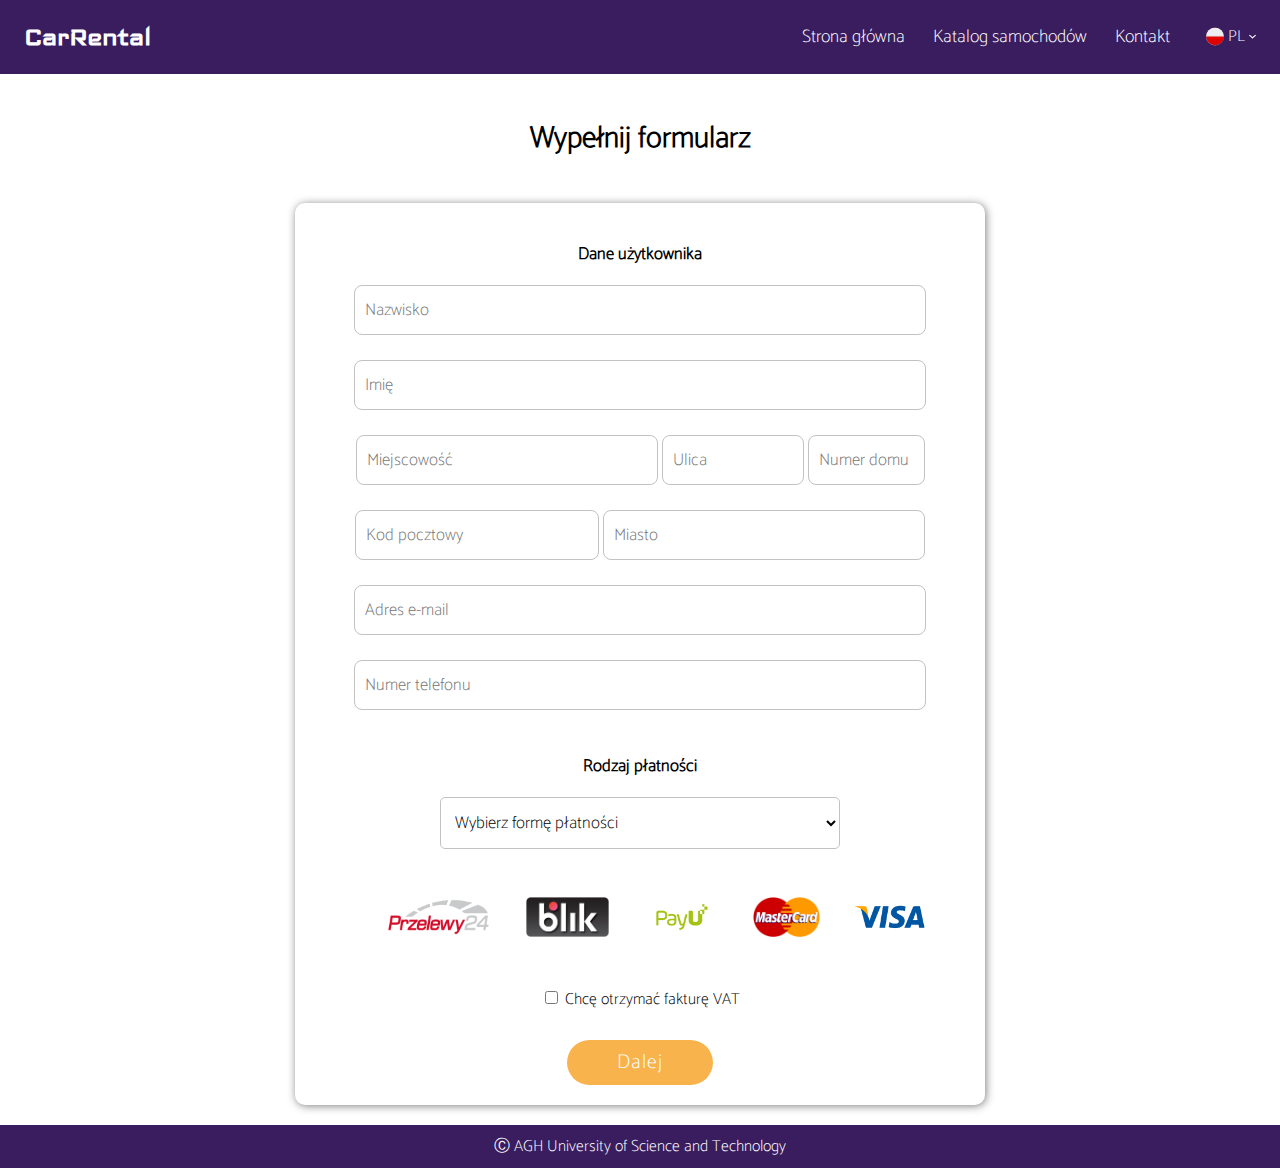
<file: formularz.html>
<!doctype html>
<html lang="pl">
  <head>
    <title>Formularz kontaktowy</title>
    <meta charset="utf-8" />
	<link rel="stylesheet" href="./css/formularz.css" />
	<link href="./css/style.css" rel="stylesheet" />
  </head>
<body>
  <header>
        <a href="./index.html"><h1 class="logo">CarRental</h1></a>
        
        <nav>
            <a href="./index.html">Strona główna</a>
            <a>Katalog samochodów</a>
            <a>Kontakt</a>
        </nav>
        <div class="language">
            <img src="./img/pl.svg" alt="PL">
            <p>PL</p>
            <img src="./img/dropdown-arrow.svg" alt="dropdown">
        </div>
   </header> 
    <div class="center">
	<h2 style="margin: 0;display: inline-block;">Wypełnij formularz</h2>
    </div>
    <div class="formularz">
	    <h3 class="h3"> Dane użytkownika </h3>
        <input name="Nazwisko" id="nazwisko" placeholder="Nazwisko">
        <input name="Imie" id="imie" placeholder="Imię">
		<input name="Miejscowosc" id="miejscowosc" placeholder="Miejscowość">
		<input name="Ulica" id="ulica" placeholder="Ulica">
		<input name="Dom" id="numerdomu" placeholder="Numer domu">			
		<input name="Kod" id="kodpocztowy" placeholder="Kod pocztowy">
		<input name="Miasto" id="miasto" placeholder="Miasto">
	    <input name="Email" type="email" id="email" placeholder="Adres e-mail">	
		<input name="Telefon" id="telefon" placeholder="Numer telefonu">
        <h3 class="h3"> Rodzaj płatności </h3>
		<select id="platnosc" name="Platnosc" placeholder="Wybierz formę płatności">
		     <option>Wybierz formę płatności</option>
			 <option value="A">Gotówka</option>
			 <option value="B">Płatność internetowa</option>
		</select>
		</br>
		<image name="Przelewy24" type="image" src="./img/przelewy24.png" class="button-add" />
		<image name="Blik" type="image" src="./img/blik.jpg" class="button-add" />
		<image name="PayU" type="image" src="./img/payu.png" class="button-add" />
		<image name="MasterCard" type="image" src="./img/master_card.png" class="button-add" />
		<image name="Visa" type="image" src="./img/visa.png" class="button-add" />
		</br>
		<div><input name="VAT" type="checkbox"> Chcę otrzymać fakturę VAT</div>
		</br>
		<div style="text-align: center;">
		 <a href="summary.html">
		  <button  class="next">Dalej</button>
		 </a>
		</div>	
    </div>
  <footer>
     <p>Ⓒ AGH University of Science and Technology</p>
  </footer>
</body>
</html>
</file>
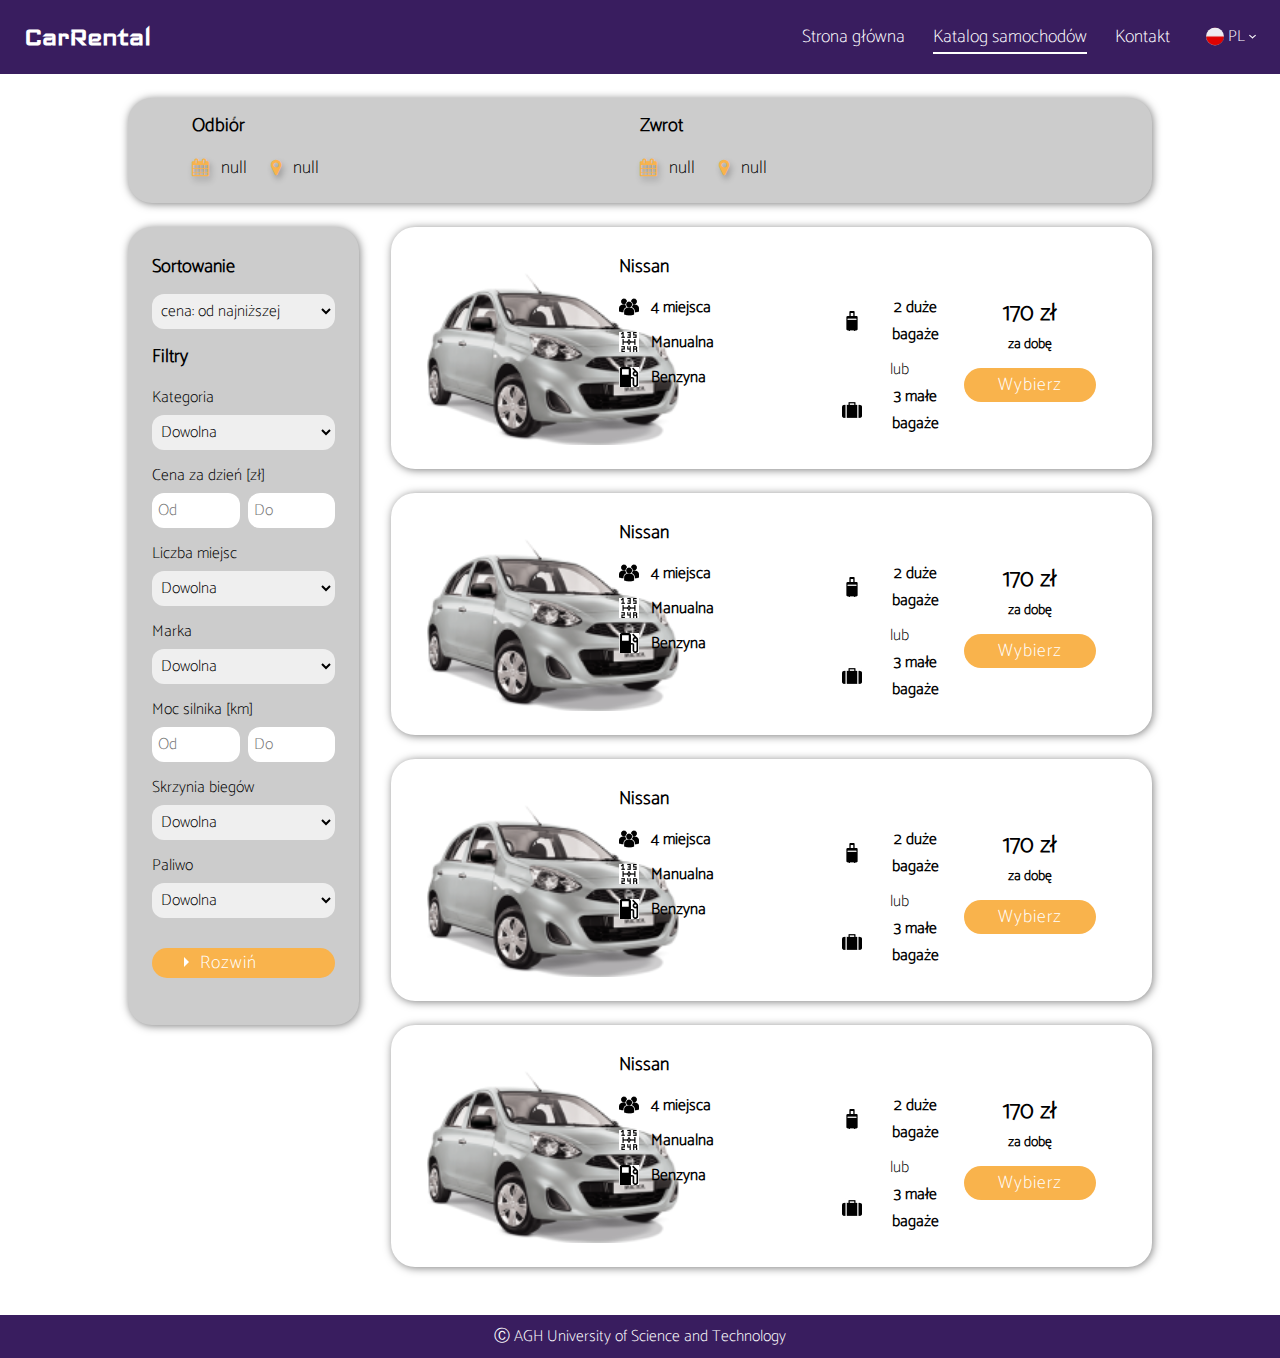
<file: list-of-cars.html>
<html lang="pl">
<head>
	<meta charset="UTF-8">
	<meta http-equiv="X-UA-Compatible" content="IE=edge">
	<meta name="viewport" content="width=device-width, initial-scale=1.0">
	<title>Car rental</title>
	<link rel="stylesheet" href="https://maxcdn.bootstrapcdn.com/font-awesome/4.6.1/css/font-awesome.min.css">
	<link href="./css/style.css" rel="stylesheet" type="text/css">
	<link href="./css/list-of-cars.css" rel="stylesheet" type="text/css">
	<script src="https://ajax.googleapis.com/ajax/libs/jquery/3.5.1/jquery.min.js"></script>
	<script type="text/javascript" src="./js/list-of-cars.js"></script>
</head>
<body>
	<header>
		<a href="./index.html"><h1 class="logo">CarRental</h1></a>

		<nav>
			<a href="./index.html">Strona główna</a>
			<a class="current">Katalog samochodów</a>
			<a>Kontakt</a>
		</nav>
		<div class="language">
			<img src="./img/pl.svg" alt="PL">
			<p>PL</p>
			<img src="./img/dropdown-arrow.svg" alt="dropdown">
		</div>
	</header>

	<section class="query-params">
		<div class="pickup">
			<h3>Odbiór</h3>
			<div class="date-and-location">
				<div class="icon-with-text">
					<i class="fa fa-calendar icon"></i>
					<p id="date-from"></p>
				</div>
				<div class="icon-with-text">
					<i class="fa fa-map-marker icon icon-location"></i>
					<p id="location-from"></p>
				</div>
			</div>
		</div>
		<div class="return">
			<h3>Zwrot</h3>
			<div class="date-and-location">
				<div class="icon-with-text">
					<i class="fa fa-calendar icon"></i>
					<p id="date-to"></p>
				</div>
				<div class="icon-with-text">
					<i class="fa fa-map-marker icon icon-location"></i>
					<p id="location-to"></p>
				</div>
			</div>
		</div>
	</section>


	<section class="list-of-cars">
		<aside class="filters">
			<h3>Sortowanie</h3>
			<div class="filter">
				<select name="sort" id="sort">
					<option value="cena: od najniższej">cena: od najniższej</option>
					<option value="cena: od najwyższej">cena: od najwyższej</option>
					<option value="popularność: największa">popularność: największa</option>
					<option value="najnowsze">najnowsze</option>
				</select>
			</div>

			<h3>Filtry</h3>
			<div class="filter">
				<label for="category">Kategoria</label>
				<select name="category" id="category">
					<option value="Any">Dowolna</option>
					<option value="Osobowe">Osobowe</option>
					<option value="Sportowe">Sportowe</option>
					<option value="Wieloosobowe">Wieloosobowe</option>
					<option value="Terenowe">Terenowe</option>
					<option value="Dostawcze">Dostawcze</option>
				</select>
			</div>

			<div class="filter">
				<label>Cena za dzień [zł]</label>
				<div class="range">
					<input type="number" name="price-from" id="price-from" placeholder="Od">
					<input type="number" name="price-to" id="price-to" placeholder="Do">
				</div>
			</div>

			<div class="filter">
				<label for="places">Liczba miejsc</label>
				<select name="places" id="places">
					<option value="Any">Dowolna</option>
					<option value="2">2</option>
					<option value="4">4</option>
					<option value="5">5</option>
					<option value="7">7</option>
					<option value="9">9</option>
				</select>
			</div>

			<div class="filter">
				<label for="brand">Marka</label>
				<select name="brand" id="brand">
					<option value="Any">Dowolna</option>
					<option value="Audi">Audi</option>
					<option value="BMW">BMW</option>
					<option value="Ford">Ford</option>
					<option value="Honda">Honda</option>
					<option value="Jeep">Jeep</option>
					<option value="Kia">Kia</option>
					<option value="Mazda">Mazda</option>
					<option value="Mercedes">Mercedes</option>
					<option value="Mini">Mini</option>
					<option value="Nissan">Nissan</option>
					<option value="Porshe">Porshe</option>
					<option value="Subaru">Subaru</option>
					<option value="Toyota">Toyota</option>
					<option value="Volkswagen">Volkswagen</option>
					<option value="Volvo">Volvo</option>
					<option value="Other">Inna</option>
				</select>
			</div>

			<div class="filter">
				<label>Moc silnika [km]</label>
				<div class="range">
					<input type="number" name="engine-power-from" id="engine-power-from" placeholder="Od">
					<input type="number" name="engine-power-to" id="engine-power-to" placeholder="Do">
				</div>
			</div>

			<div class="filter">
				<label for="gearbox">Skrzynia biegów</label>
				<select name="gearbox" id="gearbox">
					<option value="Any">Dowolna</option>
					<option value="Manual">Manualna</option>
					<option value="Automatic">Automatyczna</option>
				</select>
			</div>

			<div class="filter">
				<label for="gearbox">Paliwo</label>
				<select name="gearbox" id="gearbox">
					<option value="Any">Dowolna</option>
					<option value="Benzyna">Benzyna</option>
					<option value="Disel">Disel</option>
					<option value="LPG">LPG</option>
					<option value="Hybryda">Hybryda</option>
					<option value="Elektryczny">Elektryczny</option>
				</select>
			</div>

			<div class="extend">
				<div class="wrap-collabsible">
					<input id="collapsible3" class="toggle" type="checkbox"> <label for="collapsible3" class="lbl-toggle" tabindex="0">Rozwiń</label>
					<div class="collapsible-content">
						<div class="content-inner">
							<p>
								<div class="box">
									<image ntype="image" src="./img/android-auto.png" class="image" />
									<label class="text">android auto</label>
									<input class="checkbox" name="android-auto_checkbox" type="checkbox">
								</div>
							</p>
							<p>
								<div class="box">
									<image ntype="image" src="./img/rear-view-camera.jpg" class="image" />
									<label class="text">kamera cofania</label>
									<input class="checkbox" name="kamera-cofania_checkbox" type="checkbox">
								</div>
							</p>
							<p>
								<div class="box">
									<image ntype="image" src="./img/230V-socket.png" class="image" />
									<label class="text">gniazdo AC</label>
									<input class="checkbox" name="gniazdo-AC" type="checkbox">
								</div>
							</p>
							<p>
								<div class="box">
									<image ntype="image" src="./img/road-slight-curve.png" class="image" />
									<label class="text">asystent pasa ruchu</label>
									<input class="checkbox" name="asystent-pasa-ruchu_checkbox" type="checkbox">
								</div>
							</p>
							<p>
								<div class="box">
									<image ntype="image" src="./img/speaker-filled-audio-tool.png" class="image" />
									<label class="text">audio premium</label>
									<input class="checkbox" name="audio-premium_checkbox" type="checkbox">
								</div>
							</p>
							<p>
								<div class="box">
									<image ntype="image" src="./img/4x4.png" class="image" />
									<label class="text">napęd 4x4</label>
									<input class="checkbox" name="naped-4x4_checkbox" type="checkbox">
								</div>
							</p>
							<p>
								<div class="box">
									<image ntype="image" src="./img/navigation.png" class="image" />
									<label class="text">yanosik GTR</label>
									<input class="checkbox" name="yanosik-GTR_checkbox" type="checkbox">
								</div>
							</p>
							<p>
								<div class="box">
									<image ntype="image" src="./img/speedometer.png" class="image" />
									<label class="text">aktywny tempomat</label>
									<input class="checkbox" name="aktywny-tempomat" type="checkbox">
								</div>
							</p>
							<p>
								<div class="box">
									<image ntype="image" src="./img/roof.png" class="image" />
									<label class="text">panoramiczny dach</label>
									<input class="checkbox" name="panoramiczny-dach_checkbox" type="checkbox">
								</div>
							</p>
						</div>
					</div>
				</div>
			</div>
		</aside>

		<article class="list">
			<ul>
				<li>
					<div class="car">
						<div class="img-car">
							<img src="./img/nissan.png" alt="Car">
						</div>
						<div class="info">
							<h3>Nissan</h3>
							<div class="info-details">
								<div class="info-basic">
									<div class="icon-with-text">
										<img src="./img/places.jpg" alt="" class="icon">
										<p>4 miejsca</p>
									</div>
									<div class="icon-with-text">
										<img src="./img/gear.jpg" alt="" class="icon">
										<p>Manualna</p>
									</div>
									<div class="icon-with-text">
										<img src="./img/fuel.jpg" alt="" class="icon">
										<p>Benzyna</p>
									</div>
								</div>
								<div class="info-luggage">
									<div class="icon-with-text">
										<img src="./img/luggage-big.jpg" alt="" class="icon">
										<p>2 duże bagaże</p>
									</div>
									<p>lub</p>
									<div class="icon-with-text">
										<img src="./img/luggage-small.jpg" alt="" class="icon">
										<p>3 małe bagaże</p>
									</div>
								</div>
							</div>
						</div>
						<div class="price">
							<h2>170 zł</h2>
							<p>za dobę</p>
							<a href="udogodnienia.html">
								<button class="select">Wybierz</button>
							</a>
						</div>
					</div>
				</li>
				<li>
					<div class="car">
						<div class="img-car">
							<img src="./img/nissan.png" alt="Car">
						</div>
						<div class="info">
							<h3>Nissan</h3>
							<div class="info-details">
								<div class="info-basic">
									<div class="icon-with-text">
										<img src="./img/places.jpg" alt="" class="icon">
										<p>4 miejsca</p>
									</div>
									<div class="icon-with-text">
										<img src="./img/gear.jpg" alt="" class="icon">
										<p>Manualna</p>
									</div>
									<div class="icon-with-text">
										<img src="./img/fuel.jpg" alt="" class="icon">
										<p>Benzyna</p>
									</div>
								</div>
								<div class="info-luggage">
									<div class="icon-with-text">
										<img src="./img/luggage-big.jpg" alt="" class="icon">
										<p>2 duże bagaże</p>
									</div>
									<p>lub</p>
									<div class="icon-with-text">
										<img src="./img/luggage-small.jpg" alt="" class="icon">
										<p>3 małe bagaże</p>
									</div>
								</div>
							</div>
						</div>
						<div class="price">
							<h2>170 zł</h2>
							<p>za dobę</p>
							<a href="udogodnienia.html">
								<button class="select">Wybierz</button>
							</a>
						</div>
					</div>
				</li>
				<li>
					<div class="car">
						<div class="img-car">
							<img src="./img/nissan.png" alt="Car">
						</div>
						<div class="info">
							<h3>Nissan</h3>
							<div class="info-details">
								<div class="info-basic">
									<div class="icon-with-text">
										<img src="./img/places.jpg" alt="" class="icon">
										<p>4 miejsca</p>
									</div>
									<div class="icon-with-text">
										<img src="./img/gear.jpg" alt="" class="icon">
										<p>Manualna</p>
									</div>
									<div class="icon-with-text">
										<img src="./img/fuel.jpg" alt="" class="icon">
										<p>Benzyna</p>
									</div>
								</div>
								<div class="info-luggage">
									<div class="icon-with-text">
										<img src="./img/luggage-big.jpg" alt="" class="icon">
										<p>2 duże bagaże</p>
									</div>
									<p>lub</p>
									<div class="icon-with-text">
										<img src="./img/luggage-small.jpg" alt="" class="icon">
										<p>3 małe bagaże</p>
									</div>
								</div>
							</div>
						</div>
						<div class="price">
							<h2>170 zł</h2>
							<p>za dobę</p>
							<a href="udogodnienia.html">
								<button class="select">Wybierz</button>
							</a>
						</div>
					</div>
				</li>
				<li>
					<div class="car">
						<div class="img-car">
							<img src="./img/nissan.png" alt="Car">
						</div>
						<div class="info">
							<h3>Nissan</h3>
							<div class="info-details">
								<div class="info-basic">
									<div class="icon-with-text">
										<img src="./img/places.jpg" alt="" class="icon">
										<p>4 miejsca</p>
									</div>
									<div class="icon-with-text">
										<img src="./img/gear.jpg" alt="" class="icon">
										<p>Manualna</p>
									</div>
									<div class="icon-with-text">
										<img src="./img/fuel.jpg" alt="" class="icon">
										<p>Benzyna</p>
									</div>
								</div>
								<div class="info-luggage">
									<div class="icon-with-text">
										<img src="./img/luggage-big.jpg" alt="" class="icon">
										<p>2 duże bagaże</p>
									</div>
									<p>lub</p>
									<div class="icon-with-text">
										<img src="./img/luggage-small.jpg" alt="" class="icon">
										<p>3 małe bagaże</p>
									</div>
								</div>
							</div>
						</div>
						<div class="price">
							<h2>170 zł</h2>
							<p>za dobę</p>
							<a href="udogodnienia.html">
								<button class="select">Wybierz</button>
							</a>
						</div>
					</div>
				</li>
			</ul>
		</article>
	</section>

	<footer>
		<p>Ⓒ AGH University of Science and Technology</p>
	</footer>
</body>
</html>
</file>
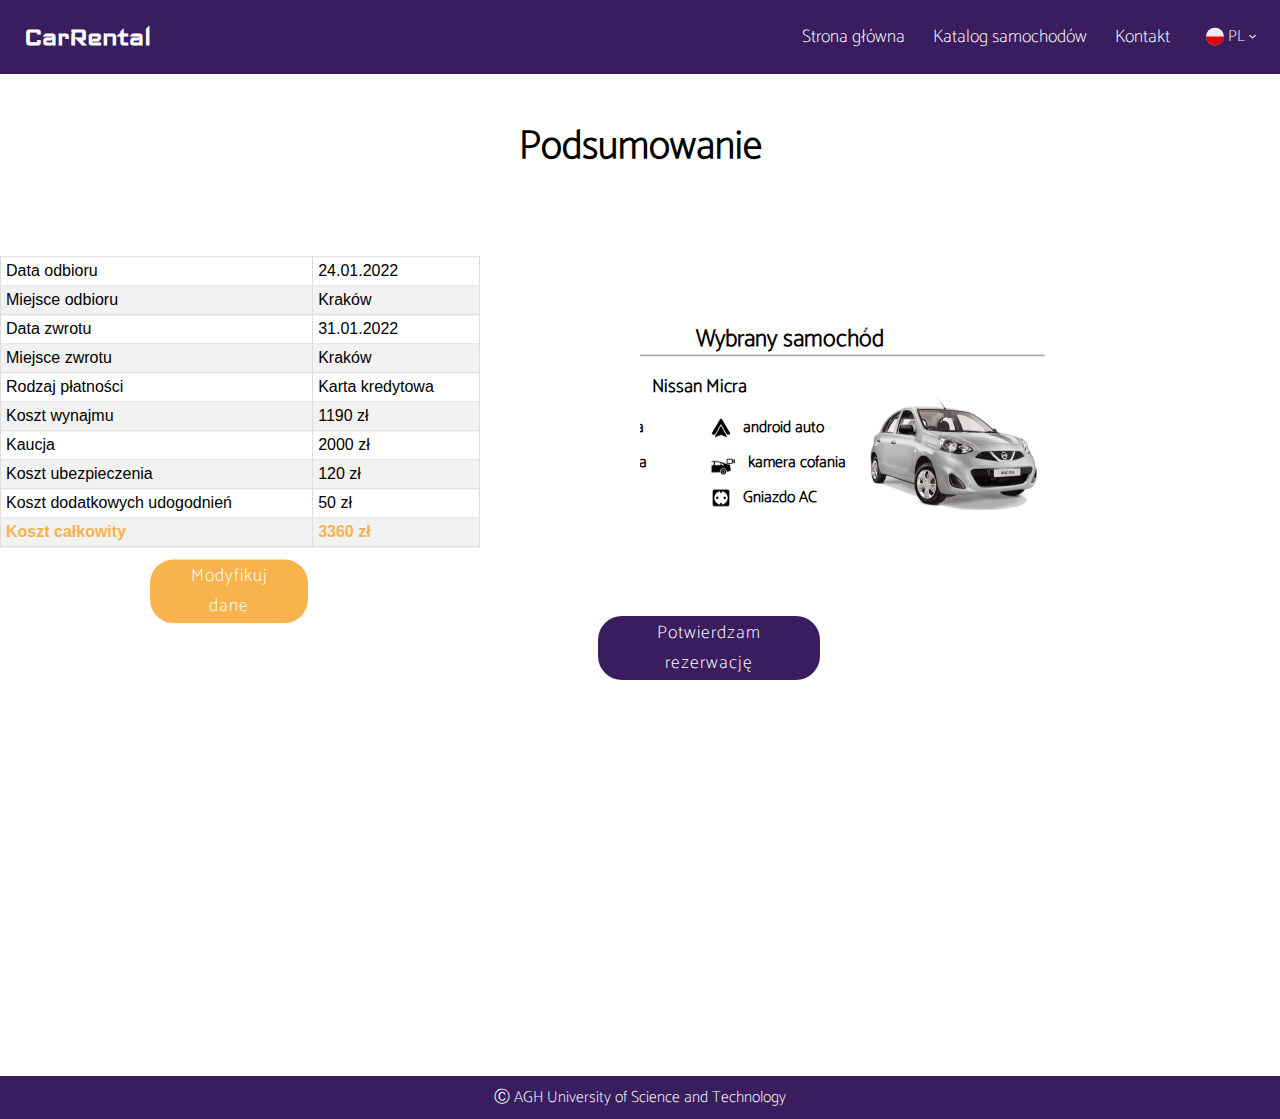
<file: summary.html>
<html lang="pl">
<head>
	<meta charset="UTF-8">
	<meta http-equiv="X-UA-Compatible" content="IE=edge">
	<meta name="viewport" content="width=device-width, initial-scale=1.0">
	<title>Car rental</title>
	<link rel="stylesheet" href="https://maxcdn.bootstrapcdn.com/font-awesome/4.6.1/css/font-awesome.min.css">
	<link href="./css/style.css" rel="stylesheet" type="text/css">
	<link href="./css/summary.css" rel="stylesheet" type="text/css">
	<script src="https://ajax.googleapis.com/ajax/libs/jquery/3.5.1/jquery.min.js"></script>
	<script type="text/javascript" src="./js/summary.js"></script>
</head>
<body>
	<header>
		<a href="./index.html"><h1 class="logo">CarRental</h1></a>

		<nav>
			<a href="./index.html">Strona główna</a>
			<a>Katalog samochodów</a>
			<a>Kontakt</a>
		</nav>
		<div class="language">
			<img src="./img/pl.svg" alt="PL">
			<p>PL</p>
			<img src="./img/dropdown-arrow.svg" alt="dropdown">
		</div>
	</header>

	<section class="summary_header">
		<h3>Podsumowanie</h3>
	</section>

	<section class="summary_details">
		<div class="split left">
			<div class="centered">
				<table class="details_table">
					<tr>
						<td>Data odbioru</td>
						<td>24.01.2022</td>
					</tr>
					<tr>
						<td>Miejsce odbioru</td>
						<td>Kraków</td>
					</tr>
					<tr>
						<td>Data zwrotu</td>
						<td>31.01.2022</td>
					</tr>
					<tr>
						<td>Miejsce zwrotu</td>
						<td>Kraków</td>
					</tr>
					<tr>
						<td>Rodzaj płatności</td>
						<td>Karta kredytowa</td>
					</tr>
					<tr>
						<td>Koszt wynajmu</td>
						<td>1190 zł</td>
					</tr>
					<tr>
						<td>Kaucja</td>
						<td>2000 zł</td>
					</tr>
					<tr>
						<td>Koszt ubezpieczenia</td>
						<td>120 zł</td>
					</tr>
					<tr>
						<td>Koszt dodatkowych udogodnień</td>
						<td>50 zł</td>
					</tr>
					<tr>
						<td>Koszt całkowity</td>
						<td>3360 zł</td>
					</tr>
				</table>

				<button class="select">
					<a href="./udogodnienia.html" style="text-decoration: none; color: white"> Modyfikuj dane </a>
				</button>
			</div>
		</div>

		<div class="split right">
			<div class="centered">
				<div class="selected_car_header">
					<h2>Wybrany samochód</h2>
				</div>
				<hr>
				<article class="selected_car">
					<div class="car">
						<div class="info">
							<h3>Nissan Micra</h3>
							<div class="info-details">
								<div class="info-basic">
									<div class="icon-with-text">
										<img src="./img/places.jpg" alt="" class="icon">
										<p>4 miejsca</p>
									</div>
									<div class="icon-with-text">
										<img src="./img/gear.jpg" alt="" class="icon">
										<p>Manualna</p>
									</div>
									<div class="icon-with-text">
										<img src="./img/fuel.jpg" alt="" class="icon">
										<p>Benzyna</p>
									</div>
								</div>
								<div class="info-luggage">
									<div class="icon-with-text">
										<img src="./img/android-auto.png" alt="" class="icon">
										<p>android auto</p>
									</div>
									<div class="icon-with-text">
										<img src="./img/rear-view-camera.jpg" alt="" class="icon">
										<p>kamera cofania</p>
									</div>
									<div class="icon-with-text">
										<img src="./img/230V-socket.png" alt="" class="icon">
										<p>Gniazdo AC</p>
									</div>
								</div>
							</div>
						</div>
						<div class="img-car">
							<img src="./img/nissan.png" alt="Car">
						</div>
					</div>

				</article>
			</div>
		</div>
	</section>

	<section class="summary_confirm">
		<button class="confirm">
			<a href="./pay.html" style="text-decoration: none; color: white"> Potwierdzam rezerwację </a>
		</button>
	</section>

    <footer>
    	<p>Ⓒ AGH University of Science and Technology</p>
    </footer>
</body>
</html>
</file>
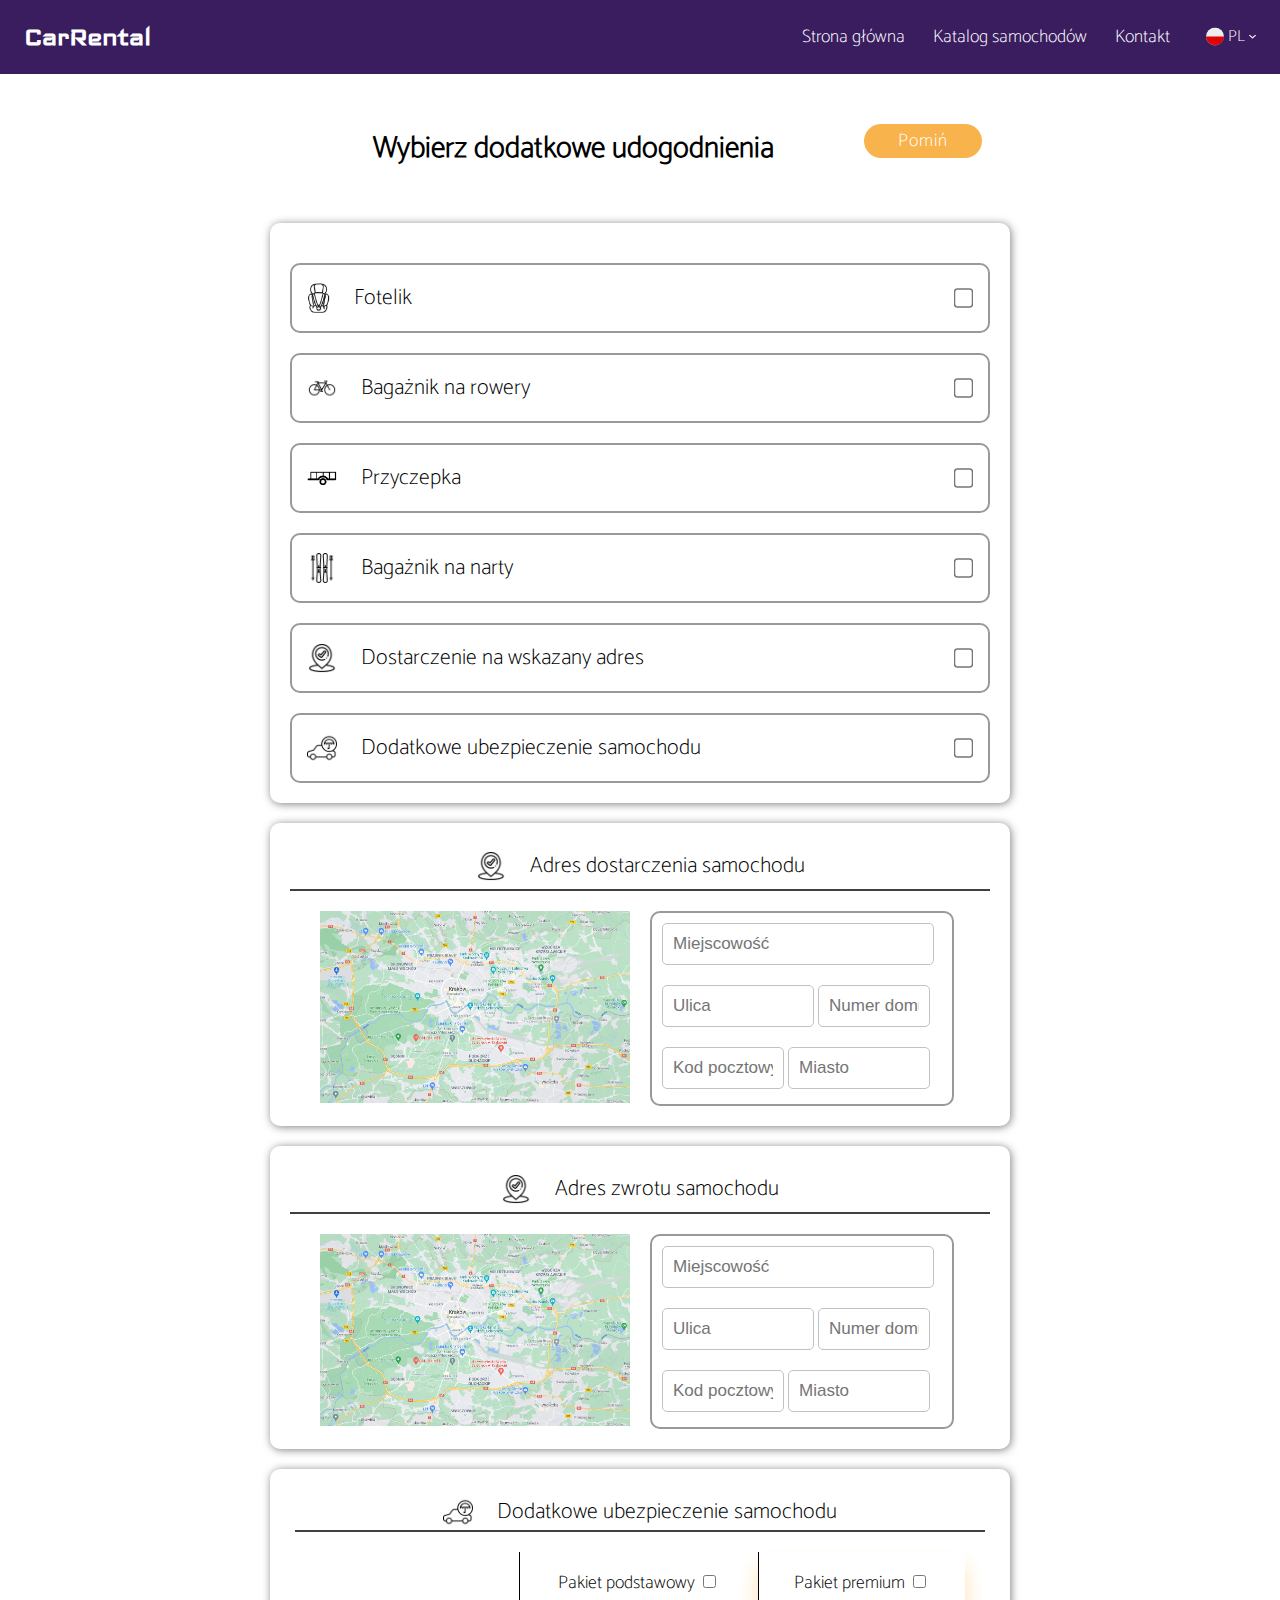
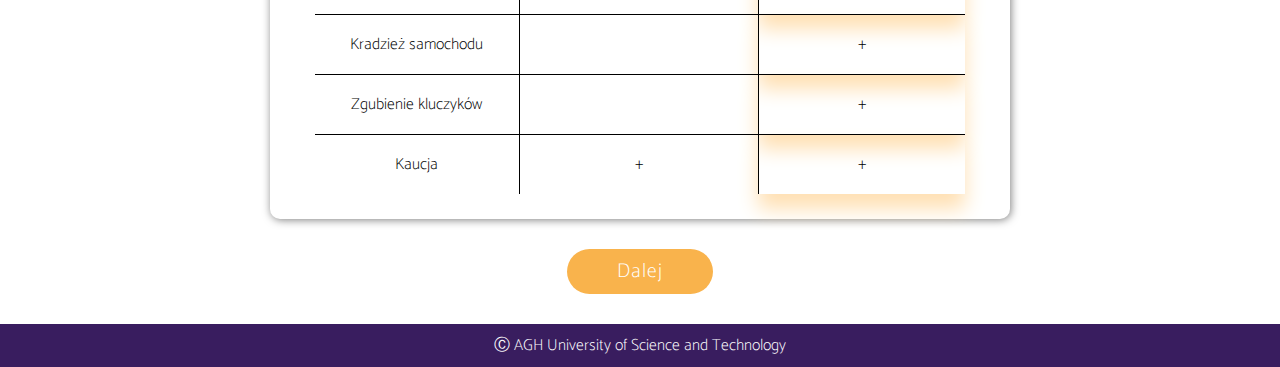
<file: udogodnienia.html>
<!doctype html>
<html lang="pl">
  <head>
    <title>Udogodnienia</title>
    <meta charset="utf-8" />
	<link rel="stylesheet" href="./css/udogodnienia.css" />
	<link href="./css/style.css" rel="stylesheet" />
  </head>
<body>
    <header>
        <a href="./index.html"><h1 class="logo">CarRental</h1></a>   
        <nav>
            <a href="./index.html">Strona główna</a>
            <a>Katalog samochodów</a>
            <a>Kontakt</a>
        </nav>
        <div class="language">
            <img src="./img/pl.svg" alt="PL">
            <p>PL</p>
            <img src="./img/dropdown-arrow.svg" alt="dropdown">
        </div>
    </header>
    <div class="center">
      <h2 style="margin: 0;display: inline-block;">Wybierz dodatkowe udogodnienia</h2>
	  <a href="formularz.html">
		<button class="skip">Pomiń</button>
	  </a>
	</div>
    <div class="udogodnienia">
	  <div class="box">
	    <image ntype="image" src="./img/fotelik.png" class="image" />
	    <label class="text">Fotelik</label>
	    <input class="checkbox" name="Fotelik_checkbox" type="checkbox">
      </div>
	  <div class="box">
	    <image type="image" src="./img/bike.png" class="image" />
	    <label class="text">Bagażnik na rowery</label>
	    <input class="checkbox" name="./img/Rowery_checkbox" type="checkbox">
      </div>
	  <div class="box">
	    <image type="image" src="./img/przyczepka.png" class="image" />
	    <label class="text">Przyczepka</label>
	    <input class="checkbox" name="Przyczepka_checkbox" type="checkbox">
      </div>
	  <div class="box">
	    <image type="image" src="./img/narty.png" class="image" />
	    <label class="text">Bagażnik na narty</label>
	    <input class="checkbox" name="Narty_checkbox" type="checkbox">
      </div>
	  <div class="box">
	    <image type="image" src="./img/adres.png" class="image" />
	    <label class="text">Dostarczenie na wskazany adres</label>
	    <input class="checkbox" name="Dostarczenie_checkbox" type="checkbox">
      </div>
	  <div class="box">
	    <image type="image" src="./img/ubezpieczenie.png" class="image" />
	    <label class="text">Dodatkowe ubezpieczenie samochodu</label>
	    <input class="checkbox" name="Dostarczenie_checkbox" type="checkbox">
      </div>
    </div>
	
	<div class="udogodnienia">
	  <div class="boxadress">
	    <image type="image" src="./img/adres.png" class="image" />
	    <label class="text">Adres dostarczenia samochodu</label>
      </div>
	  <div style="background-color:#404040; height:2px; width:100%; margin-bottom:20px;"></div>
	  <div>
	    <div class="adress">
	  		<input name="Miejscowosc" id="miejscowosc" placeholder="Miejscowość">
			<input name="Ulica" id="ulica" placeholder="Ulica">
		    <input name="Dom" id="numerdomu" placeholder="Numer domu">
			<input name="Kod" id="kodpocztowy" placeholder="Kod pocztowy">
		    <input name="Miasto" id="miasto" placeholder="Miasto">
        </div>
	    <image type="image" src="./img/maps1.png" class="image_adress" />
	  </div>
	</div>
	
    <div class="udogodnienia">
	  <div class="boxadress">
	    <image type="image" src="./img/adres.png" class="image" />
	    <label class="text">Adres zwrotu samochodu</label>
      </div>
	  <div style="background-color:#404040; height:2px; width:100%; margin-bottom:20px;"></div>
	  <div>
	    <div class="adress">
	  		<input name="Miejscowosc" id="miejscowosc" placeholder="Miejscowość">
			<input name="Ulica" id="ulica" placeholder="Ulica">
		    <input name="Dom" id="numerdomu" placeholder="Numer domu">
			<input name="Kod" id="kodpocztowy" placeholder="Kod pocztowy">
		    <input name="Miasto" id="miasto" placeholder="Miasto">
        </div>
	    <image type="image" src="./img/maps1.png" class="image_adress" />
	  </div>
	</div>
	
	<div class="udogodnienia">
	  <div class="boxadress">
	    <image type="image" src="./img/ubezpieczenie.png" class="image" />
	    <label class="text">Dodatkowe ubezpieczenie samochodu</label>
		<div style="background-color:#404040; height:2px; width:100%; margin-bottom:20px;"></div>
		<div>
		 <table>
          <tr>
            <td></td>
            <td>
			  <label style="font-size: 18px;">Pakiet podstawowy</label>
		      <input name="Podstawowy_checkbox" type="checkbox">
	        </td>
            <td>
		      <label style="font-size: 18px; ">Pakiet premium</label>
		      <input name="Premium_checkbox" type="checkbox">
	        </td>
          </tr>
          <tr>
            <td>Kradzież samochodu</td>
            <td></td>
            <td>+</td>
          </tr>
          <tr>
            <td>Zgubienie kluczyków</td>
            <td></td>
            <td>+</td>
          </tr>
          <tr>
            <td>Kaucja</td>
            <td>+</td>
            <td>+</td>
          </tr>
         </table> 
		</div>
      </div>
	</div>
	<div class="button-next-container">
		<a href="formularz.html">
		<button class="next">Dalej</button>
		</a>
	</div>
    <footer>
      <p>Ⓒ AGH University of Science and Technology</p>
    </footer>
</body>
</html>
</file>
<file: css/formularz.css>
.formularz 
    {
	background-color:white;
    border-radius:10px;
    padding:20px;	
    margin-bottom: 20px;
	margin-left: auto;
	margin-right: auto;
    box-shadow: 1px 1px 8px 0px rgba(0, 0, 0, 0.5);
	width: 650px;
    text-align: center;
    }
	
    .formularz label 
    {
    text-transform:uppercase;
    }
		
	.formularz input{
	padding:10px;
    border-radius:8px;
    border: 1px solid #c2c2c2;
    font-size:17px;
    color: #000000;
    font-family: 'Catamaran-Thin';
	}
		
		
    .formularz input#nazwisko , .formularz input#imie, 
    .formularz input#email, .formularz input#wiadomosc,
	.formularz input#telefon
    {
    margin-bottom:25px;
    width:550px;  
    }
		
    .formularz input#miejscowosc
	{
	margin-bottom:25px;
    width:280px;
	}
	
	.formularz input#ulica
	{
	margin-bottom:25px;
    width:120px;
	}
		
	.formularz input#numerdomu
	{
	margin-bottom:25px;
    width:95px;
	}
		
	.formularz input#kodpocztowy
	{
	margin-bottom:25px;
    width:222px;
	}
		
	.formularz input#miasto
	{
	margin-bottom:25px;
    width:300px;
	}
		
	.formularz select#platnosc
    {
    padding:10px;
    border-radius:5px;
    border:1px solid #c2c2c2;
    margin-bottom:48px;
    width:400px;
    font-size:17px;
	color: #000000;
	background-color: #ffffff;
    font-family: 'Catamaran-Thin';
    }
	
	.center
    {
	margin-top:40px;
	margin-bottom:40px;
    font-style: normal;
    font-weight: normal;
	margin-left: auto;
	margin-right: auto;
    font-size: 20px;
    text-align: center;
	color: #000000;
	width:730px;
    }
		
	.h3
    {
	font-weight: bold;
    font-size: 17px;       
	color: #000000;
    }

	.button-add 
	{
    background-color:transparent;
    border: none;
    cursor: pointer;
    height: 40px;
    margin-left:30px; 
    margin-bottom:40px;		
    }  
	
	.image-button
	{
    width: 140px;
    height: 45px;
    font-size: 11px;
    text-transform: uppercase;
    letter-spacing: 2.5px;
    font-weight: 500;
    color: #000000;
    background-color: #ffcc80;
    border: none;
    border-radius: 45px;
    box-shadow: 0px 8px 15px rgba(0, 0, 0, 0.1);
    transition: all 0.3s ease 0s;
    cursor: pointer;
    outline: none;
	}
		
	.image-button:hover 
	{
    background-color: #ff9900;
    box-shadow: 0px 15px 20px rgb(255, 224, 179);
    color: #ffffff;
    transform: translateY(-7px);
	}

    button.next {
		margin: 0 8px;
		border-color: transparent;
		border-radius: 24px;
		outline: none;
		font-family: 'Catamaran-Thin';
		font-size: 20px;
		padding: 4px 48px;
		background-color: #F9B34C;
		color: white;
		letter-spacing: 1px;
	}
	
	button.next:hover {
		filter: brightness(90%);
	}

	h3 {
		font-family: 'Catamaran-Thin';
	}
</file>
<file: css/style.css>
@font-face {
    font-family: Catamaran-Thin;
    src: url(../font/Catamaran-Thin.ttf);
}

@font-face {
    font-family: Iceland-Regular;
    src: url(../font/Iceland-Regular.ttf);
}

body {
    margin: 0;
    padding: 0;
    font-family: 'Catamaran-Thin';
}

header {
    display: flex;
    flex-direction: row;
    align-items: center;
    background-color: #391D5F;
    margin: 0;
    padding: 0 24px;
    color: white;
}

header h1 {
    font-family: 'Iceland-Regular';
    color: white;
}

header a {
    text-decoration: none;
}

header nav {
    margin-left: auto;
    font-size: 18px;
}

header nav a {
    text-decoration: none;
    margin: 0 12px;
    color: white;
}

header nav a:hover {
    color: gray;
}

header nav a.current {
    border-bottom: 2px solid white;
}

header nav a.current:hover {
    border-bottom: 2px solid gray;
}

header div.language {
    display: flex;
    flex-direction: row;
    margin-left: 24px;
}

header div.language p {
    margin: 0 4px;
}

footer {
    background-color: #391D5F;
    text-align: center;
    padding: 8px 0;
    color: white;
}

footer p {
    margin: 0;
}
</file>
<file: css/list-of-cars.css>
section.query-params {
	display: flex;
	flex-direction: row;
	margin: 24px 128px;
	padding: 12px 64px;
	background-color: #CCCCCC;
	border-radius: 24px;
	box-shadow: 1px 1px 8px 0px rgba(0, 0, 0, 0.5);
}

section.query-params h3 {
	margin: 0;
	margin-bottom: 12px;
}

section.query-params div.pickup,
section.query-params div.return {
	width: 50%;
}

section.query-params div.date-and-location {
	display: flex;
	flex-direction: row;
}

section.query-params div.icon-with-text {
	display: flex;
	flex-direction: row;
	align-items: center;
	margin-bottom: 8px;
}

section.query-params div.icon-with-text p {
	margin: 0;
	margin-left: 12px;
	font-size: 18px;
}

section.query-params div.icon-with-text .icon {
	color: #F9B34C;
	text-shadow: 2px 4px 6px rgba(0, 0, 0, 0.3);
	font-size: 18px;
}

section.query-params div.icon-with-text .icon-location {
	margin-left: 24px;
}

section.list-of-cars {
	display: flex;
	flex-direction: row;
	margin: 24px 128px;
}

section.list-of-cars aside.filters {
	width: 20%;
	padding: 24px;
	background-color: #CCCCCC;
	border-radius: 24px;
	box-shadow: 1px 1px 8px 0px rgba(0, 0, 0, 0.5);
	margin-bottom: auto;
}

section.list-of-cars aside.filters h3 {
	margin: 0;
	margin-bottom: 12px;
}

section.list-of-cars aside.filters div.filter {
	display: flex;
	flex-direction: column;
	margin-bottom: 12px;
}

section.list-of-cars aside.filters label {
	margin-bottom: 4px;
	font-size: 16px;
}

section.list-of-cars aside.filters div.range {
	display: flex;
	flex-direction: row;
}

section.list-of-cars aside.filters div.range input {
	width: 50%;
}

section.list-of-cars aside.filters div.range :first-child {
	margin-right: 4px;
}

section.list-of-cars aside.filters div.range :last-child {
	margin-left: 4px;
}

section.list-of-cars aside.filters select,
section.list-of-cars aside.filters input {
	padding: 2px 4px;
	border-color: transparent;
	border-radius: 12px;
	outline: none;
	font-family: 'Catamaran-Thin';
	font-size: 16px;
}
section.list-of-cars aside.filters div.extend input[type='checkbox'] {
	display: none;
}

section.list-of-cars aside.filters div.extend .wrap-collabsible {
	margin: 1.2rem 0;
}

section.list-of-cars aside.filters div.extend .lbl-toggle {
	display: block;
	margin-top: 30px;
	border-color: transparent;
	border-radius: 24px;
	outline: none;
	font-family: 'Catamaran-Thin';
	font-size: 18px;
	padding: 0 32px;
	background-color: #F9B34C;
	color: white;
	letter-spacing: 1px;
	transition: all 0.25s ease-out;
}

section.list-of-cars aside.filters div.extend .lbl-toggle:hover {
	color: #FFF;
}

section.list-of-cars aside.filters div.extend .lbl-toggle::before {
	content: ' ';
	display: inline-block;
	border-top: 5px solid transparent;
	border-bottom: 5px solid transparent;
	border-left: 5px solid currentColor;
	vertical-align: middle;
	margin-right: .7rem;
	transform: translateY(-2px);
	transition: transform .2s ease-out;
}

section.list-of-cars aside.filters div.extend .toggle:checked+.lbl-toggle::before {
	transform: rotate(90deg) translateX(-3px);
}

section.list-of-cars aside.filters div.extend .collapsible-content {
	max-height: 0px;
	overflow: hidden;
	transition: max-height .25s ease-in-out;
}

section.list-of-cars aside.filters div.extend .toggle:checked+.lbl-toggle+.collapsible-content {
	max-height: 560px;
}

section.list-of-cars aside.filters div.extend .collapsible-content p {
	margin-bottom: 0;
}

section.list-of-cars aside.filters div.extend div.box {
	background-color:white;
	border:2px solid #999999;
	border-radius:10px;
	padding:5px;     
}

section.list-of-cars aside.filters div.extend div.box .image{
	background-color:transparent;
	height: 30px;   
	vertical-align: middle;
}

section.list-of-cars aside.filters div.extend div.box .text{
	font-size: 16px;      
	margin-left: 5px;   
	vertical-align: middle;
	text-align: center;
	color: #000000;
	white-space: nowrap;
}

section.list-of-cars aside.filters div.extend div.box .checkbox {
	float:right;
	vertical-align: middle;
	transform: scale(1.2);
	text-align:center;
	height: 30px; 
	display: inline-block;
}

section.list-of-cars article.list {
	width: 100%;
	margin-left: 32px;
}

article.list ul,
article.list li {
	margin: 0;
	padding: 0;
	list-style-type: none;
}


article.list div.car {
	display: flex;
	flex-direction: row;
	justify-content: space-between;
	border-radius: 24px;
	box-shadow: 1px 1px 8px 0px rgba(0, 0, 0, 0.5);
	padding-left: 12px;
	padding-right: 48px;
	margin-bottom: 24px;
}

article.list div.car div.img-car {
	padding: 24px;
}

article.list div.car div.img-car img {
	height: 100%;
	width: auto;
}

article.list div.car div.info {
	display: flex;
	flex-direction: column;
	justify-content: center;
	padding: 24px 0;
}

article.list div.car div.info h3 {
	margin: 0;
	margin-bottom: 12px;
}

article.list div.car div.info-details {
	display: flex;
	flex-direction: row;
}

article.list div.car div.info-details div.info-basic {
	margin-right: 64px;
}

article.list div.car div.info-details div.info-luggage {
	margin-left: 64px;
	text-align: center;
}

article.list div.car div.icon-with-text {
	display: flex;
	flex-direction: row;
	align-items: center;
	margin-bottom: 8px;
}

article.list div.car p {
	margin: 0;
}

article.list div.car div.icon-with-text p {
	margin: 0;
	margin-left: 12px;
	font-size: 16px;
	font-weight: bold;
}

article.list div.car div.icon-with-text .icon {
	color: #F9B34C;
	text-shadow: 2px 4px 6px rgba(0, 0, 0, 0.3);
	font-size: 18px;
}

article.list div.car div.price {
	display: flex;
	flex-direction: column;
	justify-content: center;
	text-align: center;
}

article.list div.car div.price h2 {
	margin: 0;
	padding: 0;
}

article.list div.car div.price p {
	padding: 0;
	margin-bottom: 12px;
	font-size: 14px;
	font-weight: bold;
}

article.list div.car div.price button.select {
	margin: 0 8px;
	border-color: transparent;
	border-radius: 24px;
	outline: none;
	font-family: 'Catamaran-Thin';
	font-size: 18px;
	padding: 0 32px;
	background-color: #F9B34C;
	color: white;
	letter-spacing: 1px;
}

article.list div.car div.price button.select:hover {
	filter: brightness(90%);
}
</file>
<file: css/summary.css>
section.summary_header {
	text-align: center;
}

section.summary_header h3 {
	font-size: 250%;
}


section.summary_details {
    display: flex;
    flex-direction: row;
    margin: 24px 128px;
}

/* Split the screen in half */
section.summary_details div.split {
  height: 80%;
  width: 50%;
  position: absolute;
  z-index: 1;
  top: 0;
  overflow-x: hidden;
  padding-top: 20px;
}

/* Control the left side */
section.summary_details div.left {
  left: 0;
}

/* Control the right side */
section.summary_details div.right {
  right: 0;
}

/* If you want the content centered horizontally and vertically */
section.summary_details div.centered {
  position: absolute;
  top: 50%;
  left: 50%;
  transform: translate(-100%, -30%);
  text-align: center;
}


section.summary_details table.details_table {
  font-family: Arial, Helvetica, sans-serif;
  border-collapse: collapse;
  width: 150%;
}

section.summary_details table.details_table td {
  border: 1px solid #ddd;
  padding: 5px;
}

section.summary_details table.details_table tr:nth-child(even){background-color: #f2f2f2;}

section.summary_details table.details_table tr:hover {background-color: #ddd;}

section.summary_details table.details_table tr:last-child{
	color: #F9B34C;
	font-weight: bold;
}

button.select {
    margin: 12px;
	margin-left: 150px;
	
    border-color: transparent;
    border-radius: 24px;
    outline: none;
    font-family: 'Catamaran-Thin';
    font-size: 18px;
    padding: 0 32px;
    background-color: #F9B34C;
    color: white;
    letter-spacing: 1px;
}

button.select:hover {
    filter: brightness(90%);
}

section.summary_confirm {
	text-align: center;
	display: flex;
    flex-direction: row;
    margin: 30% 35%;
}

button.confirm {
    margin: 12px;
	margin-left: 150px;
	
    border-color: transparent;
    border-radius: 24px;
    outline: none;
    font-family: 'Catamaran-Thin';
    font-size: 18px;
    padding: 0 32px;
    background-color: #391D5F;
    color: white;
    letter-spacing: 1px;
}

button.confirm:hover {
    filter: brightness(80%);
}

section.summary_details div.centered hr{
	border-top: 1px solid;
	margin: 0 -85px 0 85px
}

section.summary_details div.centered div.selected_car_header{
	margin: 0 -85px -24px 85px;
}

section.summary_details article.selected_car {
    margin-left: 20%;
}

article.selected_car div.car {
    display: flex;
}

article.selected_car div.car div.img-car {
    padding: 24px;
}

article.selected_car div.car div.img-car img {
    height: 100%;
    width: auto;
}

article.selected_car div.car div.info {
    display: flex;
    flex-direction: column;
    justify-content: center;
}

article.selected_car div.car div.info h3 {
    margin: 0;
    margin-bottom: 12px;
}

article.selected_car div.car div.info-details {
    display: flex;
    flex-direction: row;
}

article.selected_car div.car div.info-details div.info-basic {
    margin-right: 64px;
}

article.selected_car div.car div.info-details div.info-luggage {
    text-align: center;
}

article.selected_car div.car div.icon-with-text {
    display: flex;
    flex-direction: row;
    align-items: center;
    margin-bottom: 8px;
}

article.selected_car div.car p {
    margin: 0;
}

article.selected_car div.car div.icon-with-text p {
    margin: 0;
    margin-left: 12px;
    font-size: 16px;
    font-weight: bold;
	white-space: nowrap;
}
</file>
<file: css/udogodnienia.css>
.udogodnienia 
      {
		background-color:white;
        border-radius:10px;
        padding:20px;	
        margin-top:20px;
	    margin-left: auto;
	    margin-right: auto;
		box-shadow: 1px 1px 8px 0px rgba(0, 0, 0, 0.5);
		width: 700px;
      }
	  
	  .center
        {
		margin-top:50px;
		margin-bottom:50px;
        font-style: normal;
        font-weight: normal;
		margin-left: auto;
	    margin-right: auto;
        font-size: 20px;
		text-align: center;
		color: #000000;
		width:700px;
        }
		
	 .button
	 {
       width: 140px;
       height: 45px;
       font-size: 11px;
       text-transform: uppercase;
       letter-spacing: 2.5px;
       font-weight: 500;
       color: #000000;
       background-color: #ffcc80;
       border: none;
       border-radius: 45px;
       box-shadow: 0px 8px 15px rgba(0, 0, 0, 0.1);
       transition: all 0.3s ease 0s;
       cursor: pointer;
       outline: none;
	  }
	  
	 .button:hover 
	  {
       background-color: #ff9900;
       box-shadow: 0px 15px 20px rgb(255, 224, 179);
       color: #ffffff;
       transform: translateY(-7px);
      }
		
	 .text
      {
        font-size: 22px;      
        margin-left:20px;	
	    vertical-align: middle;
		text-align: center;
		color: #000000;
      }

	 .box 
      {
		background-color:white;
        border:2px solid #999999;
        border-radius:10px;
        padding:15px;		
        margin-top:20px;
      }
	  
	  .boxadress
	  {
		background-color:white;
        padding:5px;		
		text-align: center;
		float:top;
	  }
	  
	  .adress
	  {
		background-color:white;
		border:2px solid #999999;
        border-radius:10px;
        padding:10px;
        width:280px;
		margin-left:20px;
        display: inline-block;		
	  }
	  
	  .image_adress
	  {
		background-color:transparent;
        width: 310px;  
		float:left;
		vertical-align: middle;
		margin-left:30px;
        display: inline-block;
	  }
	  
	  .checkbox 
      {
		float:right;
		vertical-align: middle;
		transform: scale(1.5);
		text-align:center;
		height: 30px; 

      }
	  
	  .image
	  {
		background-color:transparent;
        height: 30px;   
		vertical-align: middle;
	  }
	  
	  .udogodnienia input
	  {
	    font-size:17px;
        color: #000000;
		padding:10px;
        border-radius:5px;
        border:1px solid #c2c2c2;
	  }
	  
	  .udogodnienia input#miejscowosc
	  {
		width:250px;
		margin-bottom:20px;
	  }
	  
	  .udogodnienia input#ulica
	  {
		margin-bottom:20px;
        width:130px;
	  }
	  
	  .udogodnienia input#numerdomu
	  {
	    margin-bottom:20px;
        width:90px;
      }
		
	  .udogodnienia input#kodpocztowy
	  {
		margin-bottom:5px;
        width:100px;
	  }
	  
	  .udogodnienia input#miasto
	  {
		margin-bottom:5px;
        width:120px;
	  }
	  
	  .udogodnienia table 
	  {
        border-collapse: collapse;
        width:650px;
        margin: 0 auto;
      }
	  
      .udogodnienia table td 
	  {
        padding: 1rem;
        border: 1px solid black; 
      }
	  
     .udogodnienia table tr:first-child td 
	 {
        border-top: 0;
     }
	 
     .udogodnienia table tr td:first-child 
	 {
      border-left: 0;
     }
	 
     .udogodnienia table tr:last-child td 
	 {
        border-bottom: 0;
     }
	 
     .udogodnienia table tr td:last-child 
	 {
       border-right: 0;
       box-shadow: 0px 15px 20px rgb(255, 224, 179);
     }

	 button.skip {
		margin: 0 8px;
		border-color: transparent;
		border-radius: 24px;
		outline: none;
		font-family: 'Catamaran-Thin';
		font-size: 18px;
		padding: 0 32px;
		background-color: #F9B34C;
		color: white;
		letter-spacing: 1px;
		float: right;
	}

	div.button-next-container {
		text-align: center;
		margin-top: 30px;
		margin-bottom: 30px;
	}

	button.next {
		margin: 0 8px;
		border-color: transparent;
		border-radius: 24px;
		outline: none;
		font-family: 'Catamaran-Thin';
		font-size: 20px;
		padding: 4px 48px;
		background-color: #F9B34C;
		color: white;
		letter-spacing: 1px;
	}
	
	button.skip:hover,
	button.next:hover {
		filter: brightness(90%);
	}

	h3 {
		font-family: 'Catamaran-Thin';
	}
</file>
